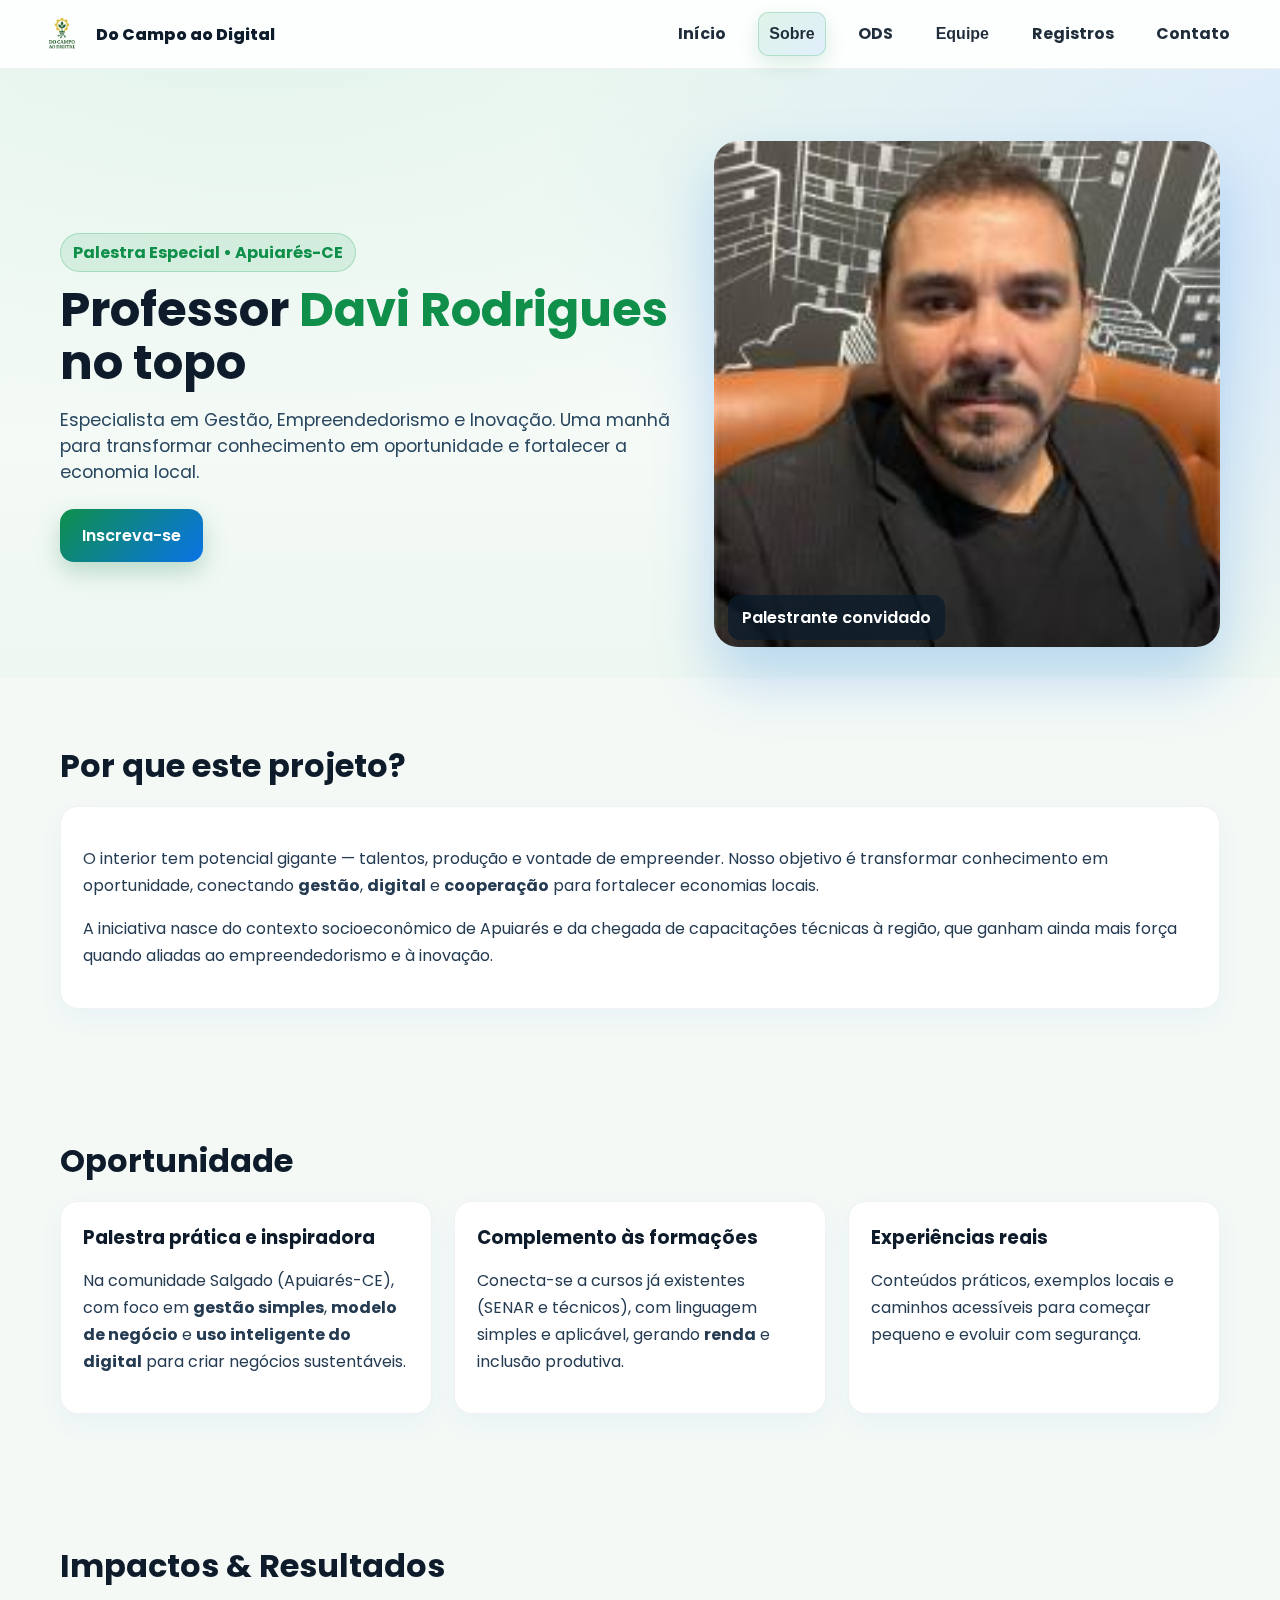
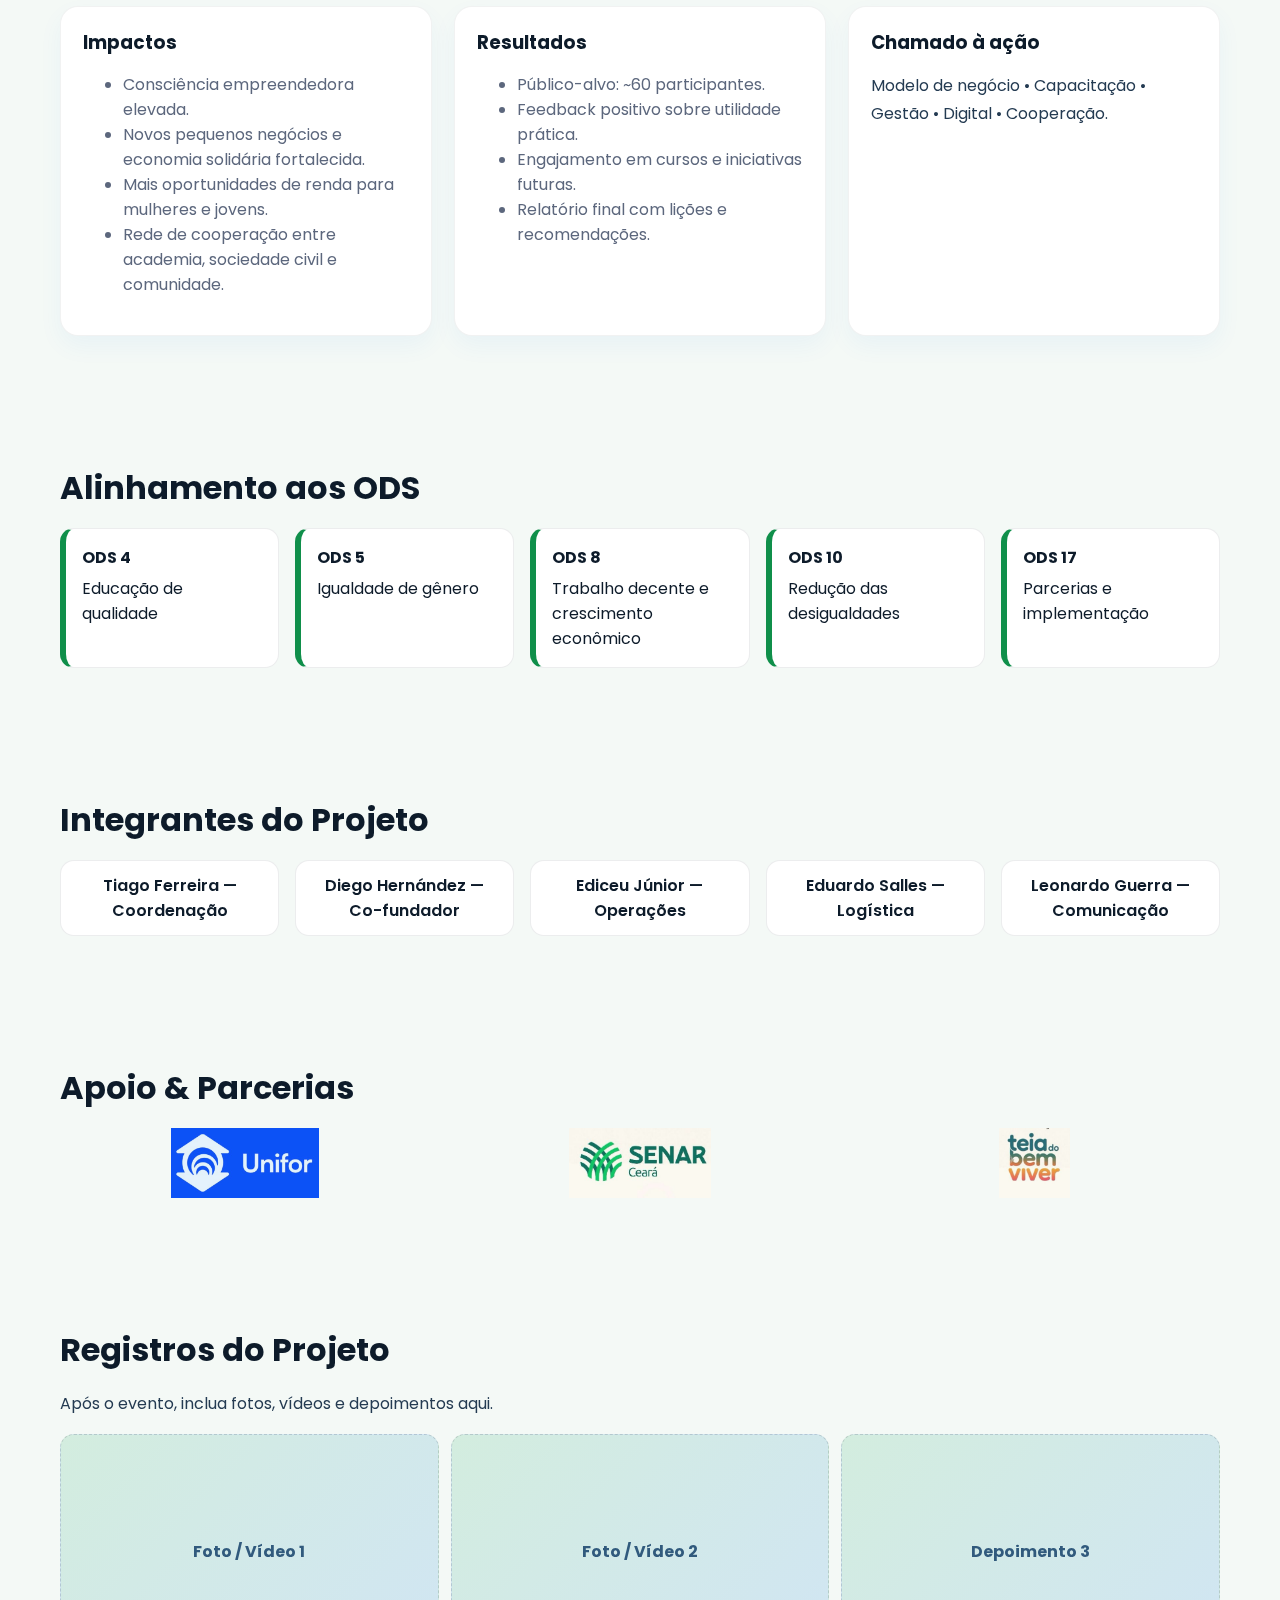
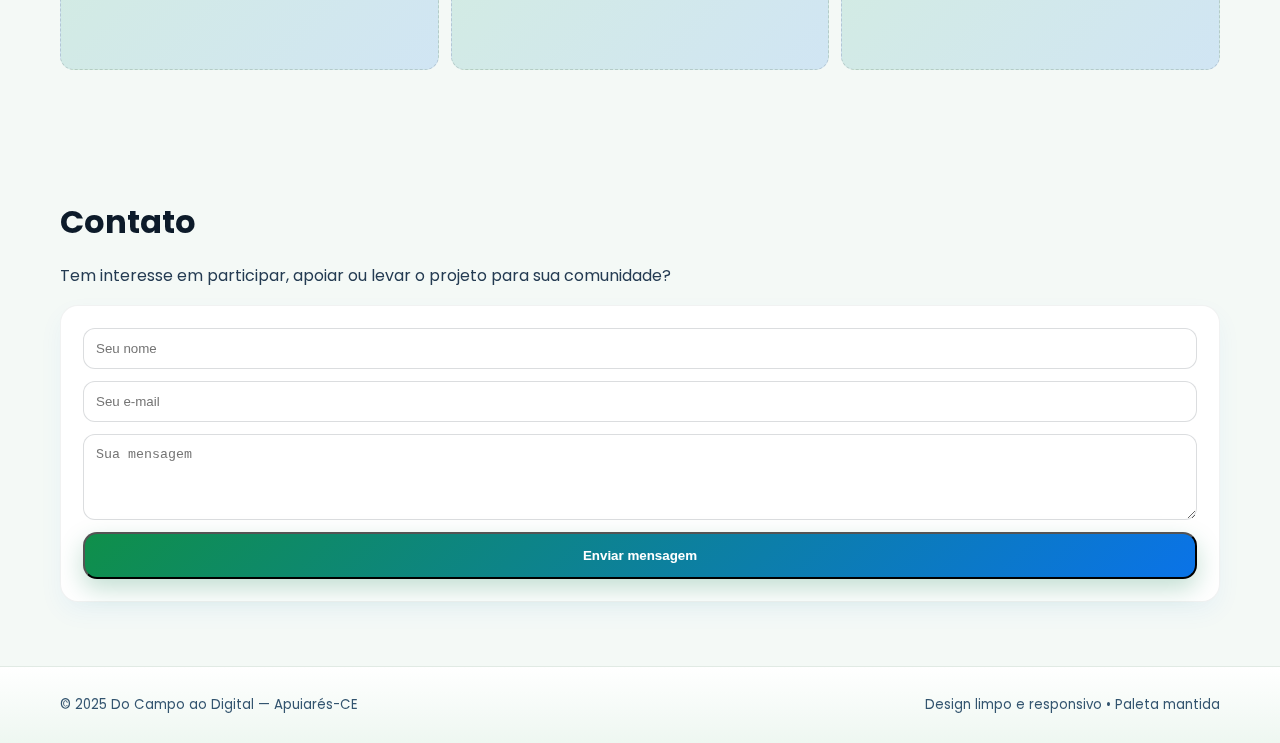
<file: projeto_tcc/index.html>
<!doctype html>
<html lang="pt-br">
<head>
<meta charset="utf-8">
<meta name="viewport" content="width=device-width, initial-scale=1">
<title>Do Campo ao Digital – Apuiarés</title>
<link rel="preconnect" href="https://fonts.googleapis.com">
<link rel="preconnect" href="https://fonts.gstatic.com" crossorigin>
<link href="https://fonts.googleapis.com/css2?family=Poppins:wght@400;600;800&display=swap" rel="stylesheet">
<link rel="stylesheet" href="assets/css/styles.css">
<meta name="description" content="Projeto de impacto: Do Campo ao Digital conecta gestão, inovação e cooperação para fortalecer economias locais em Apuiarés-CE.">
</head>
<body>

<header class="navbar">
  <div class="container inner">
    <div class="brand">
      <img src="assets/img/logo-projeto.png" alt="Logo Do Campo ao Digital">
      <span>Do Campo ao Digital</span>
    </div>
    <nav class="nav" id="main-nav">
      <a href="#home">Início</a>
      <div class="dropdown">
        <button class="dropbtn">Sobre</button>
        <div class="dropdown-content">
          <a href="#porque">Por que este projeto?</a>
          <a href="#oportunidade">Oportunidade</a>
          <a href="#impactos">Impactos & Resultados</a>
        </div>
      </div>
      <a href="#ods">ODS</a>
      <div class="dropdown">
        <button class="dropbtn">Equipe</button>
        <div class="dropdown-content">
          <a href="#integrantes">Integrantes</a>
          <a href="#parcerias">Parcerias</a>
        </div>
      </div>
      <a href="#galeria">Registros</a>
      <a href="#contato">Contato</a>
    </nav>
    <button class="burger" aria-label="Abrir menu" aria-controls="main-nav" aria-expanded="false">
      <span></span><span></span><span></span>
    </button>
  </div>
</header>

<section id="home" class="hero">
  <div class="container grid hero-grid">
    <div>
      <div class="pill">Palestra Especial • Apuiarés-CE</div>
      <h1>Professor <span style="color:var(--green)">Davi Rodrigues</span> no topo</h1>
      <p>Especialista em Gestão, Empreendedorismo e Inovação. Uma manhã para transformar conhecimento em oportunidade e fortalecer a economia local.</p>
      <a class="btn" href="https://docs.google.com/forms/d/e/1FAIpQLScGnw52LNfeYq0l_fpy9erPM5nEJeecPzrTidKkZP0GSrDSNw/viewform?usp=preview" target="_blank" rel="noopener">Inscreva-se</a>
    </div>
    <div class="photo">
      <img src="assets/img/professor-davi.jpg" alt="Professor Davi Rodrigues">
      <div class="badge">Palestrante convidado</div>
    </div>
  </div>
</section>

<section id="porque" class="section">
  <div class="container">
    <h2>Por que este projeto?</h2>
    <div class="card">
      <p>O interior tem potencial gigante — talentos, produção e vontade de empreender. Nosso objetivo é transformar conhecimento em oportunidade, conectando <b>gestão</b>, <b>digital</b> e <b>cooperação</b> para fortalecer economias locais.</p>
      <p class="muted">A iniciativa nasce do contexto socioeconômico de Apuiarés e da chegada de capacitações técnicas à região, que ganham ainda mais força quando aliadas ao empreendedorismo e à inovação.</p>
    </div>
  </div>
</section>

<section id="oportunidade" class="section">
  <div class="container">
    <h2>Oportunidade</h2>
    <div class="grid-3">
      <div class="card">
        <h3>Palestra prática e inspiradora</h3>
        <p>Na comunidade Salgado (Apuiarés-CE), com foco em <b>gestão simples</b>, <b>modelo de negócio</b> e <b>uso inteligente do digital</b> para criar negócios sustentáveis.</p>
      </div>
      <div class="card">
        <h3>Complemento às formações</h3>
        <p>Conecta-se a cursos já existentes (SENAR e técnicos), com linguagem simples e aplicável, gerando <b>renda</b> e inclusão produtiva.</p>
      </div>
      <div class="card">
        <h3>Experiências reais</h3>
        <p>Conteúdos práticos, exemplos locais e caminhos acessíveis para começar pequeno e evoluir com segurança.</p>
      </div>
    </div>
  </div>
</section>

<section id="impactos" class="section">
  <div class="container">
    <h2>Impactos & Resultados</h2>
    <div class="grid-3">
      <div class="card">
        <h3>Impactos</h3>
        <ul class="muted">
          <li>Consciência empreendedora elevada.</li>
          <li>Novos pequenos negócios e economia solidária fortalecida.</li>
          <li>Mais oportunidades de renda para mulheres e jovens.</li>
          <li>Rede de cooperação entre academia, sociedade civil e comunidade.</li>
        </ul>
      </div>
      <div class="card">
        <h3>Resultados</h3>
        <ul class="muted">
          <li>Público-alvo: ~60 participantes.</li>
          <li>Feedback positivo sobre utilidade prática.</li>
          <li>Engajamento em cursos e iniciativas futuras.</li>
          <li>Relatório final com lições e recomendações.</li>
        </ul>
      </div>
      <div class="card">
        <h3>Chamado à ação</h3>
        <p class="muted">Modelo de negócio • Capacitação • Gestão • Digital • Cooperação.</p>
      </div>
    </div>
  </div>
</section>

<section id="ods" class="section">
  <div class="container">
    <h2>Alinhamento aos ODS</h2>
    <div class="ods">
      <div class="od"><b>ODS 4</b><span>Educação de qualidade</span></div>
      <div class="od"><b>ODS 5</b><span>Igualdade de gênero</span></div>
      <div class="od"><b>ODS 8</b><span>Trabalho decente e crescimento econômico</span></div>
      <div class="od"><b>ODS 10</b><span>Redução das desigualdades</span></div>
      <div class="od"><b>ODS 17</b><span>Parcerias e implementação</span></div>
    </div>
  </div>
</section>

<section id="integrantes" class="section">
  <div class="container">
    <h2>Integrantes do Projeto</h2>
    <div class="integrantes">
      <div class="tag">Tiago Ferreira — Coordenação</div>
      <div class="tag">Diego Hernández — Co-fundador</div>
      <div class="tag">Ediceu Júnior — Operações</div>
      <div class="tag">Eduardo Salles — Logística</div>
      <div class="tag">Leonardo Guerra — Comunicação</div>
    </div>
  </div>
</section>

<section id="parcerias" class="section">
  <div class="container">
    <h2>Apoio & Parcerias</h2>
    <div class="partners">
      <img src="assets/img/logo-unifor.jpg" alt="Universidade de Fortaleza">
      <img src="assets/img/logo-senar.jpg" alt="SENAR Ceará">
      <img src="assets/img/logo-teia.jpg" alt="Teia do Bem Viver">
    </div>
  </div>
</section>

<section id="galeria" class="section">
  <div class="container">
    <h2>Registros do Projeto</h2>
    <p class="muted">Após o evento, inclua fotos, vídeos e depoimentos aqui.</p>
    <div class="gallery">
      <div class="slot">Foto / Vídeo 1</div>
      <div class="slot">Foto / Vídeo 2</div>
      <div class="slot">Depoimento 3</div>
    </div>
  </div>
</section>

<section id="contato" class="section">
  <div class="container">
    <h2>Contato</h2>
    <p class="muted">Tem interesse em participar, apoiar ou levar o projeto para sua comunidade?</p>
    <form id="contact-form" class="card" style="display:grid;gap:12px">
      <input required id="name" name="name" placeholder="Seu nome" style="padding:12px;border-radius:12px;border:1px solid rgba(13,27,42,.15)">
      <input required id="email" name="email" type="email" placeholder="Seu e-mail" style="padding:12px;border-radius:12px;border:1px solid rgba(13,27,42,.15)">
      <textarea id="message" name="message" rows="4" placeholder="Sua mensagem" style="padding:12px;border-radius:12px;border:1px solid rgba(13,27,42,.15)"></textarea>
      <button class="btn" type="submit">Enviar mensagem</button>
    </form>
  </div>
</section>

<footer class="footer">
  <div class="container" style="display:flex;justify-content:space-between;gap:12px;flex-wrap:wrap;align-items:center">
    <small>© 2025 Do Campo ao Digital — Apuiarés-CE</small>
    <small>Design limpo e responsivo • Paleta mantida</small>
  </div>
</footer>

<script src="assets/js/script.js"></script>
</body>
</html>
</file>
<file: projeto_tcc/assets/css/styles.css>
:root{
  --green:#0f8f4a;
  --blue:#0a73e8;
  --text:#0d1b2a;
  --muted:#5c677d;
  --bg:#f4f9f6;
}
*{box-sizing:border-box}
html,body{margin:0;padding:0;font-family:'Poppins',system-ui,-apple-system,Segoe UI,Roboto,Helvetica,Arial,sans-serif;color:var(--text);background:var(--bg);scroll-behavior:smooth}
.container{max-width:1200px;margin:0 auto;padding:0 20px}
.section{padding:64px 0}
.section h2{font-size:2rem;margin:0 0 16px}
.section p{line-height:1.7;color:#243b52}
.section, .hero{scroll-margin-top:88px}

.btn{display:inline-block;padding:14px 22px;border-radius:14px;background:linear-gradient(135deg,var(--green),var(--blue));color:white;text-decoration:none;font-weight:600;box-shadow:0 10px 25px rgba(16,128,80,.25);transition:transform .2s ease, box-shadow .2s ease}
.btn:hover{transform:translateY(-2px);box-shadow:0 12px 32px rgba(16,128,80,.35)}

/* NAV */
.navbar{position:sticky;top:0;z-index:9999;backdrop-filter:saturate(180%) blur(10px);background:rgba(255,255,255,.85);border-bottom:1px solid rgba(13,27,42,.06);min-height:64px}
.navbar.scrolled{background:rgba(255,255,255,.92); box-shadow:0 6px 24px rgba(13,27,42,.08)}
.navbar .inner{display:flex;align-items:center;gap:28px;justify-content:space-between;padding:12px 0}
.brand{display:flex;align-items:center;gap:12px;font-weight:800}
.brand img{width:44px;height:44px;border-radius:10px}
.nav{display:flex;gap:22px;align-items:center}
.nav a, .dropbtn{display:flex;align-items:center;justify-content:center;height:44px;padding:0 10px;line-height:44px;border-radius:10px;position:relative;transition:background .18s ease,border-color .18s ease, box-shadow .18s ease,color .18s ease;font-size:16px;font-weight:700;color:var(--text);opacity:.92;text-decoration:none}
.nav a:hover, .dropbtn:hover{opacity:1;background:rgba(10,115,232,.06);border:1px solid rgba(10,115,232,.12);box-shadow:0 6px 16px rgba(10,115,232,.10);color:#0b3d91}
.nav a.active, .dropbtn.active{background:linear-gradient(135deg, rgba(26,166,90,.14), rgba(10,115,232,.12));border:1px solid rgba(26,166,90,.28);box-shadow:0 8px 22px rgba(16,128,80,.16)}
.nav a:focus-visible, .dropbtn:focus-visible, .dropdown-content a:focus-visible{outline:3px solid rgba(10,115,232,.45); outline-offset:2px; border-radius:10px}

/* Dropdown */
.dropdown{position:relative;user-select:none}
.dropbtn{background:transparent;border:1px solid transparent;cursor:pointer}
.dropdown-content{display:none;position:absolute;min-width:280px;background:#fff;border:1px solid rgba(13,27,42,.08);box-shadow:0 18px 36px rgba(13,27,42,.16);border-radius:16px;padding:10px;top: calc(100% + 8px);left:-8px;z-index:1000}
.dropdown-content a{display:block;padding:12px;border-radius:10px;text-decoration:none;font-weight:600}
.dropdown-content a:hover{background:rgba(10,115,232,.06)}
.dropdown.open .dropdown-content{display:block}

/* Burger */
.burger{display:none;background:#fff;border:1px solid rgba(13,27,42,.1);width:44px;height:44px;border-radius:12px;align-items:center;justify-content:center;gap:6px;cursor:pointer}
.burger span{display:block;width:20px;height:2px;background:#1b2b3c;border-radius:2px}

.hero{background: radial-gradient(1200px 500px at 20% -20%, rgba(26,166,90,.15), transparent),radial-gradient(1000px 500px at 120% 20%, rgba(10,115,232,.18), transparent),linear-gradient(180deg,#ffffff, #eef7f1);padding:72px 0 24px}
.hero .grid{display:grid;grid-template-columns:1.1fr .9fr;gap:36px;align-items:center}
.hero h1{font-size:3rem;line-height:1.1;margin:0 0 12px}
.hero p{font-size:1.1rem;color:#29475f;margin-bottom:24px}
.pill{display:inline-flex;align-items:center;gap:8px;background:rgba(26,166,90,.12);border:1px solid rgba(26,166,90,.25);color:var(--green);padding:6px 12px;border-radius:999px;font-weight:700;margin-bottom:12px}
.hero .photo{position:relative}
.hero .photo img{width:100%;border-radius:24px;box-shadow:0 30px 60px rgba(10,115,232,.25)}
.hero .badge{position:absolute;bottom:14px;left:14px;background:rgba(13,27,42,.8);color:#fff;padding:10px 14px;border-radius:12px;font-weight:600}

.grid-3{display:grid;grid-template-columns:repeat(3,1fr);gap:22px}
.card{background:#fff;border:1px solid rgba(13,27,42,.06);border-radius:18px;padding:22px;box-shadow:0 10px 24px rgba(10,115,232,.05)}
.card h3{margin:0 0 10px;font-size:1.15rem}
.muted{color:var(--muted)}

.partners{display:grid;grid-template-columns:repeat(3,1fr);gap:24px;align-items:center}
.partners img{width:100%;max-height:70px;object-fit:contain;filter:saturate(1);opacity:.95}

.integrantes{display:grid;grid-template-columns:repeat(5,1fr);gap:16px}
.integrantes .tag{background:#fff;border:1px solid rgba(13,27,42,.08);padding:12px;border-radius:14px;text-align:center;font-weight:600}

.ods{display:grid;grid-template-columns:repeat(5,1fr);gap:16px}
.ods .od{background:#fff;border:1px solid rgba(13,27,42,.08);border-left:6px solid var(--green);padding:16px;border-radius:14px}
.ods .od b{display:block;margin-bottom:6px}

.gallery{display:grid;grid-template-columns:repeat(3,1fr);gap:12px}
.gallery .slot{aspect-ratio:16/10;border-radius:14px;background:linear-gradient(135deg,rgba(26,166,90,.15),rgba(10,115,232,.15));display:flex;align-items:center;justify-content:center;color:#315a7d;font-weight:700;border:1px dashed rgba(13,27,42,.15)}

.footer{background:linear-gradient(180deg,#ffffff,#eef7f1);border-top:1px solid rgba(13,27,42,.06);padding:28px 0;color:#33546f}

@media(max-width:980px){
  .burger{display:flex}
  .nav{position:absolute; top:64px; right:16px; left:16px; flex-direction:column; gap:4px;background:#fff; border:1px solid rgba(13,27,42,.08); border-radius:14px; padding:10px;box-shadow:0 16px 34px rgba(13,27,42,.14); display:none}
  .nav.open{display:flex}
  .dropdown .dropdown-content{position:static; box-shadow:none; border:none; padding:0; min-width:auto}
  .dropbtn{width:100%; justify-content:space-between}
}
</file>
